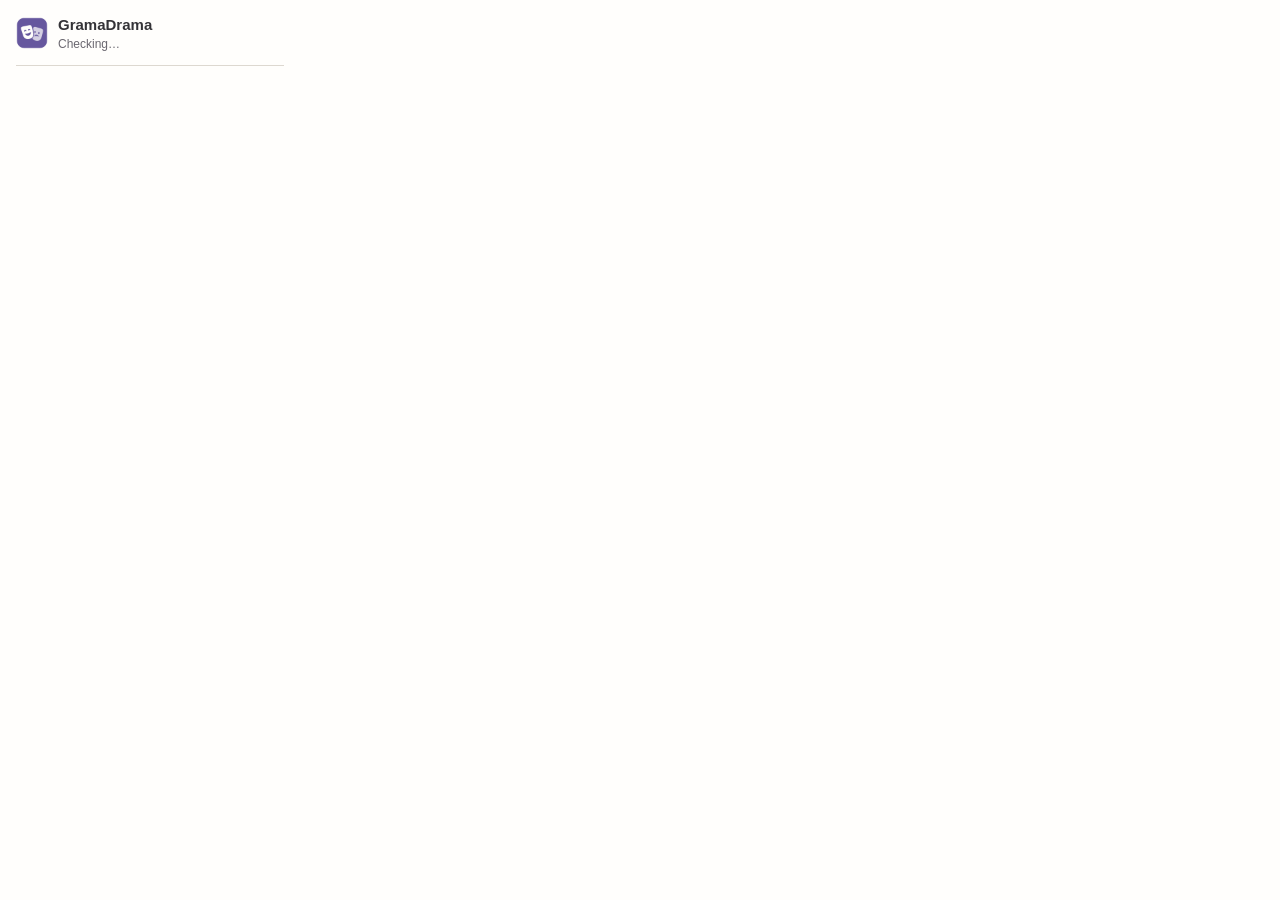
<file: browser/extension/popup.html>
<!doctype html>
<html lang="en">
<head>
<meta charset="utf-8">
<title>GramaDrama</title>
<link rel="stylesheet" href="popup.css">
</head>
<body>
  <header>
    <img src="icons/icon48.png" width="32" height="32" alt="">
    <div>
      <h1>GramaDrama</h1>
      <p id="status" class="status">Checking…</p>
    </div>
  </header>
  <section id="site-row" hidden>
    <label class="toggle">
      <span>
        <strong id="check-site">Check text on this site</strong>
        <small id="site"></small>
      </span>
      <input id="enabled" type="checkbox" role="switch">
    </label>
    <p id="site-note" class="note"></p>
  </section>
  <p id="no-site" class="note" hidden></p>
  <script src="i18n.js"></script>
  <script src="popup.js"></script>
</body>
</html>
</file>
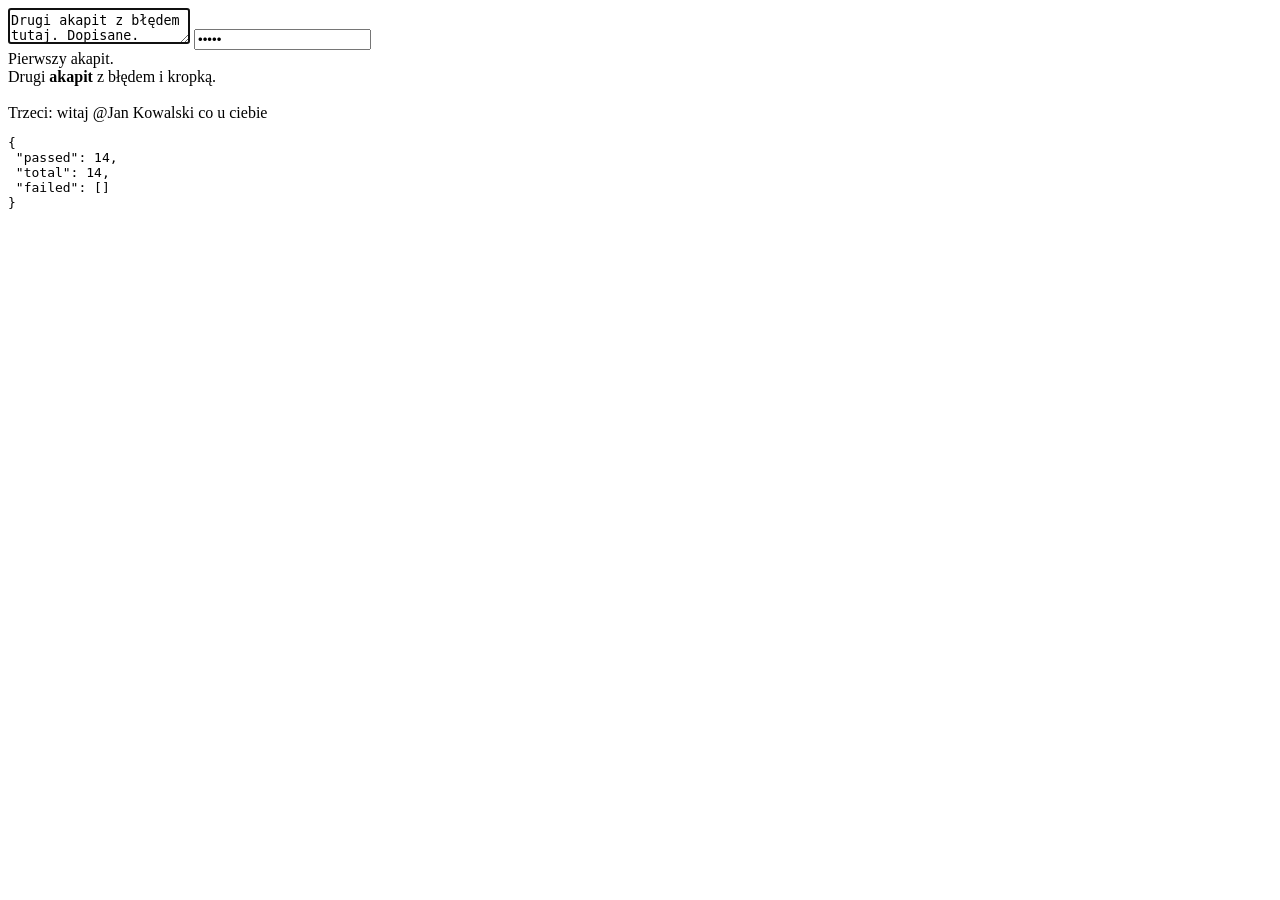
<file: browser/test/harness.html>
<!doctype html>
<meta charset="utf-8">
<title>GramaDrama — test content.js</title>
<!-- Test content.js bez przeglądarki z wtyczką: atrapa `chrome`, prawdziwe pola, wynik w #result (JSON). -->
<body>
<textarea id="plain">Ala ma kota.
Drugi akapit z bledem tutaj.</textarea>
<input id="password" type="password" value="tajne">
<div id="rich" contenteditable="true"><div>Pierwszy akapit.</div><div>Drugi <b>akapit</b> z bledem i kropką.<br></div><div><br></div><div>Trzeci: witaj <span contenteditable="false" class="mention">@Jan Kowalski</span> co u ciebie</div></div>
<pre id="result">…</pre>
<script>
  let listener;
  window.chrome = { runtime: { id: 'test', onMessage: { addListener: (f) => { listener = f; } } } };
</script>
<script src="../extension/content.js"></script>
<script>
  const ask = (request) => new Promise((resolve) => listener({ gramadrama: request, tabId: 1, frameId: 0 }, { id: 'test' }, resolve));
  const results = [];
  const expect = (name, ok, detail) => results.push({ name, ok: Boolean(ok), detail });

  (async () => {
    // Pole zwykłe: odczyt z kursorem w drugiej linii, podmiana słowa, kursor przesunięty o różnicę.
    const plain = document.getElementById('plain');
    plain.focus();
    const caret = plain.value.indexOf('tutaj') + 5;
    plain.setSelectionRange(caret, caret);
    let reply = await ask({ id: '1', op: 'context' });
    expect('plain context', reply.ok && reply.before + reply.after === plain.value && reply.windowStart === 0
      && reply.selectionLocation === caret && reply.shortAfter === true, reply);
    const word = plain.value.indexOf('bledem');
    const line = plain.value.indexOf('Drugi');
    const lineText = 'Drugi akapit z bledem tutaj.';
    reply = await ask({ id: '2', op: 'replace', client: reply.client,
      check: { location: line, length: lineText.length, text: lineText },
      edits: [{ location: word, length: 6, text: 'błędem' }], expected: 'Drugi akapit z błędem tutaj.' });
    expect('plain replace', reply.ok && plain.value.endsWith('z błędem tutaj.') && plain.selectionStart === caret, { reply, value: plain.value, caret: plain.selectionStart });

    // Zmieniony tekst: odmowa bez zapisu.
    reply = await ask({ id: '3', op: 'replace', client: '1:0:1',
      check: { location: 0, length: 3, text: 'Ola' }, edits: [{ location: 0, length: 3, text: 'Ela' }], expected: 'Ela' });
    expect('plain changed refused', !reply.ok && reply.reason === 'changed' && reply.attempted === false, reply);

    // Dyktowanie przy kursorze.
    plain.setSelectionRange(plain.value.length, plain.value.length);
    reply = await ask({ id: '4', op: 'insert', text: ' Dopisane.' });
    expect('plain insert', reply.ok && plain.value.endsWith('tutaj. Dopisane.'), { reply, value: plain.value });

    // Hasło: nie czytamy.
    document.getElementById('password').focus();
    reply = await ask({ id: '5', op: 'context' });
    expect('password refused', !reply.ok && reply.reason === 'secure_input' && reply.before === undefined, reply);

    // contenteditable: bloki, <br>, pusta linia, wyspa wzmianki.
    const rich = document.getElementById('rich');
    rich.focus();
    const second = rich.children[1];
    const textNode = second.childNodes[2]; // " z bledem i kropką."
    getSelection().collapse(textNode, 3);
    reply = await ask({ id: '6', op: 'context' });
    const expectedText = 'Pierwszy akapit.\nDrugi akapit z bledem i kropką.\n\nTrzeci: witaj @Jan Kowalski co u ciebie';
    const full = reply.before + reply.after;
    expect('rich context text', full === expectedText, JSON.stringify(full));
    const caretPos = expectedText.indexOf(' z bledem') + 3;
    expect('rich caret', reply.selectionLocation === caretPos, { got: reply.selectionLocation, want: caretPos });
    const richClient = reply.client;

    const paragraph = 'Drugi akapit z bledem i kropką.';
    const start = expectedText.indexOf(paragraph);
    reply = await ask({ id: '7', op: 'replace', client: richClient,
      check: { location: start, length: paragraph.length, text: paragraph },
      edits: [{ location: start + paragraph.indexOf('bledem'), length: 6, text: 'błędem' }],
      expected: 'Drugi akapit z błędem i kropką.' });
    expect('rich replace', reply.ok && second.textContent === 'Drugi akapit z błędem i kropką.' && second.querySelector('b'),
      { reply, html: second.innerHTML });

    // Poprawka dotykająca wzmianki: odmowa, wzmianka nietknięta.
    const third = 'Trzeci: witaj @Jan Kowalski co u ciebie';
    const thirdStart = (await ask({ id: '8', op: 'context' }));
    const now = thirdStart.before + thirdStart.after;
    const at = now.indexOf(third);
    reply = await ask({ id: '9', op: 'replace', client: richClient,
      check: { location: at, length: third.length, text: third },
      edits: [{ location: at + third.indexOf('Kowalski'), length: 8, text: 'Kowalskim' }],
      expected: third.replace('Kowalski', 'Kowalskim') });
    expect('island refused', !reply.ok && reply.reason === 'not_text' && reply.attempted === false
      && rich.querySelector('.mention').textContent === '@Jan Kowalski', reply);

    // Zaznaczenie w contenteditable.
    const range = document.createRange();
    range.setStart(rich.children[0].firstChild, 0);
    range.setEnd(rich.children[0].firstChild, 8);
    getSelection().removeAllRanges();
    getSelection().addRange(range);
    reply = await ask({ id: '10', op: 'context' });
    expect('rich selection', reply.selected === 'Pierwszy' && reply.selectionLocation === 0 && reply.selectionLength === 8, reply);

    // Sprawdzanie na żywo: tekst, widoczna część pola, prostokąty słów (contenteditable i textarea).
    reply = await ask({ id: '12', op: 'live' });
    const liveText = reply.before + (reply.selected || '') + reply.after;
    expect('live', reply.ok && liveText.startsWith('Pierwszy') && reply.field && reply.field.length === 4
      && reply.geometry && reply.geometry.top === true && reply.caretTopLeft === undefined, reply);
    const at2 = liveText.indexOf('kropką');
    reply = await ask({ id: '13', op: 'rects', client: richClient, ranges: [[at2, 6], [0, 8]] });
    const richBox = rich.getBoundingClientRect();
    const firstRect = reply.words && reply.words[0] && reply.words[0][0];
    expect('rich rects', reply.ok && reply.words.length === 2 && firstRect && firstRect[2] > 10
      && firstRect[1] >= richBox.top && firstRect[1] < richBox.bottom, reply);
    plain.focus();
    const plainClient = (await ask({ id: '14', op: 'context' })).client;
    const plainWord = plain.value.indexOf('akapit');
    reply = await ask({ id: '15', op: 'rects', client: plainClient, ranges: [[plainWord, 6]] });
    const plainBox = plain.getBoundingClientRect();
    const plainRect = reply.words && reply.words[0] && reply.words[0][0];
    expect('plain rects', reply.ok && plainRect && plainRect[2] > 10 && plainRect[0] > plainBox.left
      && plainRect[1] >= plainBox.top && plainRect[1] < plainBox.bottom, { reply, plainBox });
    rich.focus();

    // Inne pole niż to z tokenu.
    plain.focus();
    reply = await ask({ id: '11', op: 'replace', client: richClient, check: { location: 0, length: 1, text: 'P' },
      edits: [], expected: 'P' });
    expect('client changed', !reply.ok && reply.reason === 'client_changed', reply);

    const failed = results.filter((r) => !r.ok);
    document.getElementById('result').textContent = JSON.stringify({ passed: results.length - failed.length, total: results.length, failed }, null, 1);
    document.title = failed.length ? 'FAIL' : 'PASS';
  })();
</script>
</body>
</file>
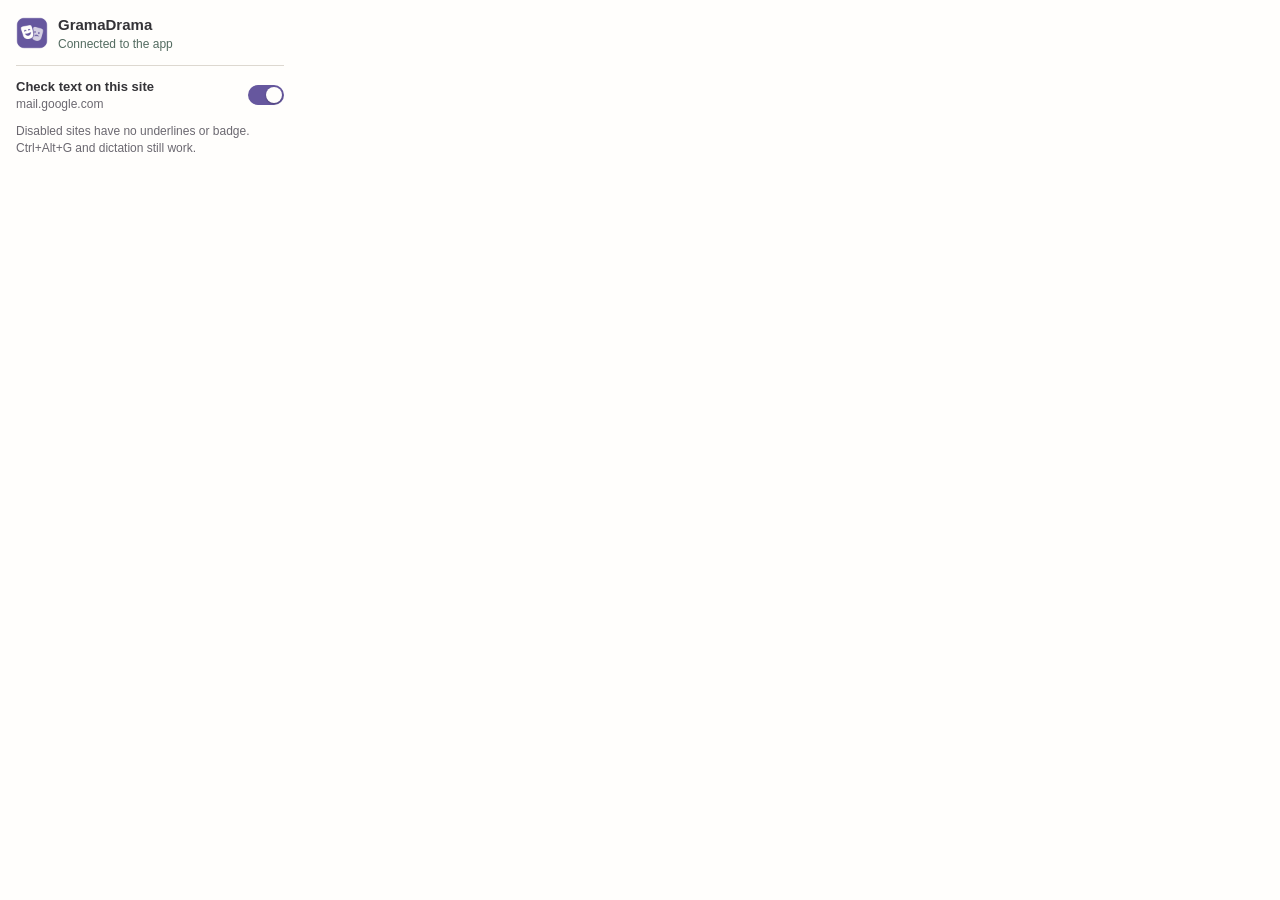
<file: browser/test/popup-preview.html>
<!doctype html>
<meta charset="utf-8">
<title>GramaDrama — podgląd okienka</title>
<!-- Podgląd popup.html bez wtyczki: atrapa chrome.runtime, stan z parametrów (?connected=0&site=&disabled=1). -->
<link rel="stylesheet" href="../extension/popup.css">
<body>
<script>
  const params = new URLSearchParams(location.search);
  let disabled = params.get('disabled') === '1';
  const state = () => ({ connected: params.get('connected') !== '0', site: params.has('site') ? params.get('site') : 'mail.google.com', disabled });
  window.chrome = { runtime: {
    getURL: (name) => `../extension/${name}`,
    sendMessage: async (message) => {
      if (message.popup === 'toggle') disabled = message.disabled;
      return state();
    },
  } };
  fetch('../extension/popup.html').then((r) => r.text()).then((html) => {
    const doc = new DOMParser().parseFromString(html.replaceAll('icons/', '../extension/icons/'), 'text/html');
    document.body.innerHTML = [...doc.body.children].filter((e) => e.tagName !== 'SCRIPT').map((e) => e.outerHTML).join('');
    // i18n.js (GramaUI) before popup.js, as in popup.html.
    const load = (name) => new Promise((resolve) => {
      const script = document.createElement('script');
      script.src = `../extension/${name}`;
      script.onload = resolve;
      document.body.appendChild(script);
    });
    load('i18n.js').then(() => load('popup.js'));
  });
</script>
</body>
</file>
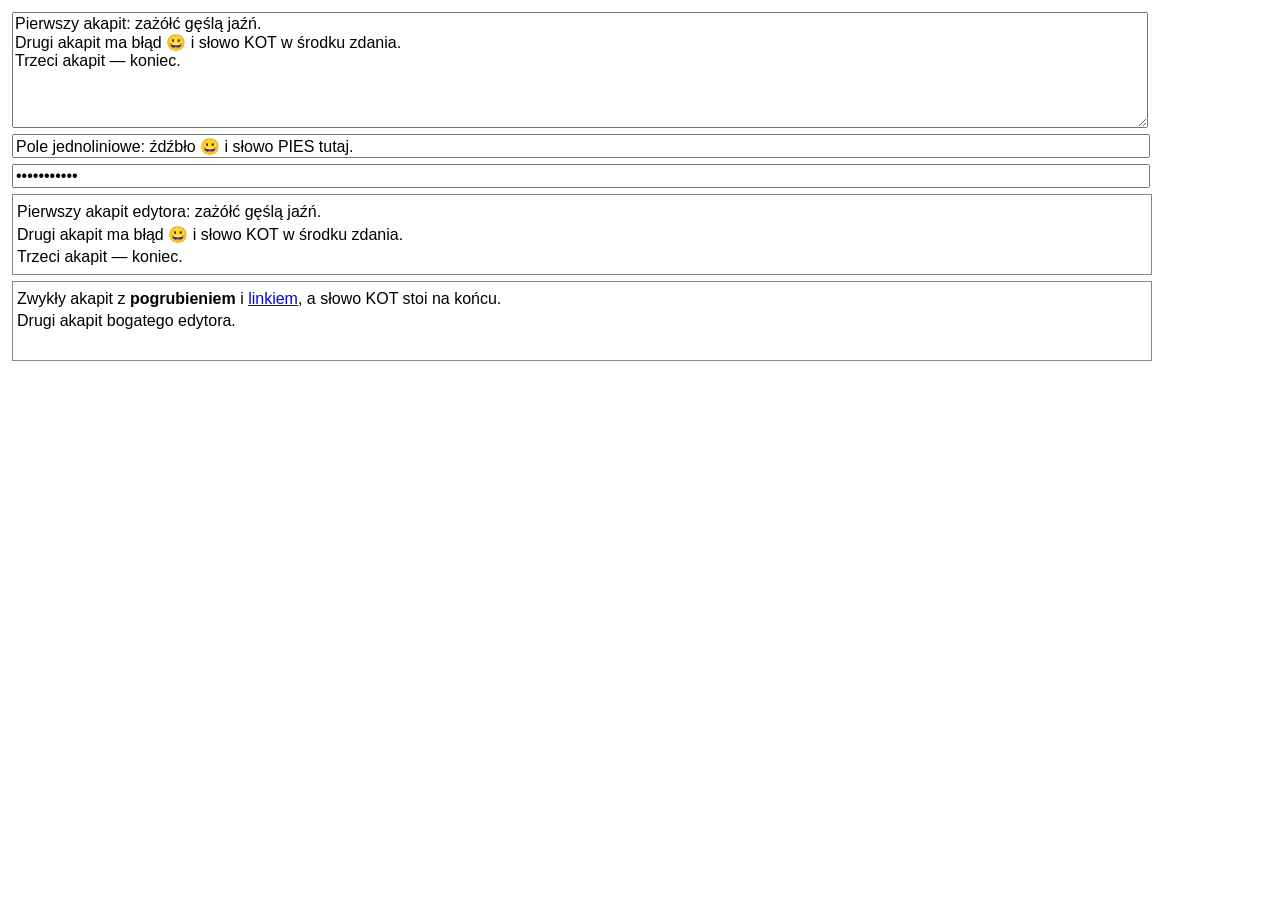
<file: linux/tests/session/fixture.html>
<!doctype html>
<html lang="pl"><head><meta charset="utf-8"><title>GD fixture</title>
<style>
body{font:16px sans-serif;margin:12px}
textarea,input,div[contenteditable]{display:block;width:90%;margin:6px 0;font:16px sans-serif}
textarea{height:110px} div[contenteditable]{border:1px solid #888;min-height:70px;padding:4px}
p{margin:4px 0}
</style></head>
<body>
<textarea id="ta"></textarea>
<input id="in" type="text">
<input id="pw" type="password">
<div id="ce" contenteditable="true"></div>
<div id="rich" contenteditable="true"></div>
<script>
// Ground truth for the isolated-session harness. Every event is console.logged as
// "GDLOG <json>" (pure ASCII: non-ASCII is \u-escaped) and read from Chrome's stderr
// (--enable-logging=stderr). 'input' events carry the state of ALL fields (values,
// selections, innerHTML); keydown/keyup carry key names. Offsets are Unicode code points
// (like IBus surrounding text; an emoji counts as 1).
// Keyboard macros (F-keys pass through the input method):
//   F9 reset all fields      Shift+F9 long text (60 paragraphs) in ta, caret in paragraph 30
//   F10 dump all fields      F2/F3 select 'KOT' / caret before 'słowo' in ta
//   F4/F5 same in in         F6 focus pw (caret at 3)
//   F7/F8 same in ce (2nd paragraph)   Shift+F2/Shift+F3 same in rich (1st paragraph)
//   Shift+F4 caret at the end of ta    Shift+F6 caret at the end of in
//   Shift+F7 geometry: client rects of test words (for pointer tests; mousedown/mouseup
//            are logged with client coordinates, so one click calibrates screen offsets)
// URL hash '#focus=ID' focuses a field at load with the caret at its end.
const TA = 'Pierwszy akapit: zażółć gęślą jaźń.\nDrugi akapit ma błąd 😀 i słowo KOT w środku zdania.\nTrzeci akapit — koniec.';
const IN = 'Pole jednoliniowe: źdźbło 😀 i słowo PIES tutaj.';
const PW = 'tajneHasło1';
const CE = ['Pierwszy akapit edytora: zażółć gęślą jaźń.', 'Drugi akapit ma błąd 😀 i słowo KOT w środku zdania.', 'Trzeci akapit — koniec.'];
const RICH = '<p>Zwykły akapit z <b>pogrubieniem</b> i <a href="https://example.invalid/">linkiem</a>, a słowo KOT stoi na końcu.</p><p>Drugi akapit bogatego edytora.</p>';
const $ = id => document.getElementById(id);
const FIELDS = ['ta', 'in', 'pw', 'ce', 'rich'];

function ascii(s) { return s.replace(/[\u007f-￿]/g, c => '\\u' + ('000' + c.charCodeAt(0).toString(16)).slice(-4)); }
function emit(obj) { obj.t = Date.now(); console.log('GDLOG ' + ascii(JSON.stringify(obj))); }
function blocks(el) { return [...el.children]; }
function cplen(s) { return Array.from(s).length; }
function ceText(el) { return blocks(el).map(p => p.textContent).join('\n'); }
function ceOffset(el, node, offset) {
  const ps = blocks(el);
  let base = 0;
  for (const p of ps) {
    if (p === node || p.contains(node)) {
      const r = document.createRange(); r.selectNodeContents(p); r.setEnd(node, offset);
      return base + cplen(r.toString());
    }
    base += cplen(p.textContent) + 1;
  }
  return node === el ? ps.slice(0, offset).reduce((n, p) => n + cplen(p.textContent) + 1, 0) : null;
}
function snap(el) {
  if (el.isContentEditable) {
    const s = getSelection(), inside = s.rangeCount && el.contains(s.anchorNode);
    return {text: ceText(el), html: el.innerHTML,
            sel: inside ? [ceOffset(el, s.anchorNode, s.anchorOffset), ceOffset(el, s.focusNode, s.focusOffset)] : null};
  }
  const v = el.value;
  return {text: v, sel: [cplen(v.slice(0, el.selectionStart)), cplen(v.slice(0, el.selectionEnd)), el.selectionDirection]};
}
function state() { const st = {active: document.activeElement && document.activeElement.id}; for (const id of FIELDS) st[id] = snap($(id)); return st; }
function out(ev, el, extra) { emit(Object.assign({ev, id: el.id}, snap(el), extra || {})); }
function reset() {
  $('ta').value = TA; $('in').value = IN; $('pw').value = PW;
  $('ce').innerHTML = CE.map(t => '<p>' + t + '</p>').join('');
  $('rich').innerHTML = RICH;
}
function selWord(el, word) { const i = el.value.indexOf(word); el.focus(); el.setSelectionRange(i, i + word.length); }
function caretAt(el, word) { const i = word === null ? el.value.length : el.value.indexOf(word); el.focus(); el.setSelectionRange(i, i); }
function ceRange(el, pIdx, word, collapse) {
  const p = blocks(el)[pIdx], walker = document.createTreeWalker(p, NodeFilter.SHOW_TEXT);
  let tn; while ((tn = walker.nextNode()) && tn.textContent.indexOf(word) < 0);
  const i = tn.textContent.indexOf(word);
  el.focus();
  const r = document.createRange(); r.setStart(tn, i); r.setEnd(tn, collapse ? i : i + word.length);
  const s = getSelection(); s.removeAllRanges(); s.addRange(r);
}
function rect(r) { return {x: r.left, y: r.top, w: r.width, h: r.height}; }
function ceWordRect(el, pIdx, word) {
  const p = blocks(el)[pIdx], walker = document.createTreeWalker(p, NodeFilter.SHOW_TEXT);
  let tn; while ((tn = walker.nextNode()) && tn.textContent.indexOf(word) < 0);
  const i = tn.textContent.indexOf(word), r = document.createRange();
  r.setStart(tn, i); r.setEnd(tn, i + word.length);
  return rect(r.getBoundingClientRect());
}
function taWordRect(ta, word) {
  // Mirror element with the textarea's text metrics; the span marks the word.
  const cs = getComputedStyle(ta), m = document.createElement('div'), sp = document.createElement('span');
  for (const k of ['boxSizing', 'width', 'fontFamily', 'fontSize', 'fontWeight', 'fontStyle', 'letterSpacing', 'wordSpacing',
                   'lineHeight', 'textIndent', 'tabSize', 'paddingTop', 'paddingRight', 'paddingBottom', 'paddingLeft',
                   'borderTopWidth', 'borderRightWidth', 'borderBottomWidth', 'borderLeftWidth', 'borderStyle']) m.style[k] = cs[k];
  Object.assign(m.style, {position: 'absolute', left: '0', top: '0', visibility: 'hidden', whiteSpace: 'pre-wrap', overflowWrap: 'break-word'});
  const i = ta.value.indexOf(word);
  m.appendChild(document.createTextNode(ta.value.slice(0, i))); sp.textContent = word; m.appendChild(sp);
  m.appendChild(document.createTextNode(ta.value.slice(i + word.length)));
  document.body.appendChild(m);
  const r = ta.getBoundingClientRect(), mr = m.getBoundingClientRect(), sr = sp.getBoundingClientRect();
  m.remove();
  return {x: r.left + sr.left - mr.left - ta.scrollLeft, y: r.top + sr.top - mr.top - ta.scrollTop, w: sr.width, h: sr.height};
}
function geometry() {
  return {ce: {KOT: ceWordRect($('ce'), 1, 'KOT'), 'słowo': ceWordRect($('ce'), 1, 'słowo'), Pierwszy: ceWordRect($('ce'), 0, 'Pierwszy')},
          rich: {KOT: ceWordRect($('rich'), 0, 'KOT'), 'słowo': ceWordRect($('rich'), 0, 'słowo')},
          ta: {KOT: taWordRect($('ta'), 'KOT'), 'słowo': taWordRect($('ta'), 'słowo'), Pierwszy: taWordRect($('ta'), 'Pierwszy')},
          fields: Object.fromEntries(FIELDS.map(id => [id, rect($(id).getBoundingClientRect())])),
          inner: [innerWidth, innerHeight], dpr: devicePixelRatio};
}
function longText() {
  const ps = []; for (let i = 0; i < 60; i++) ps.push('Akapit ' + i + ': zażółć gęślą jaźń 😀 — to jest dość długi akapit testowy numer ' + i + '.');
  $('ta').value = ps.join('\n'); const i = $('ta').value.indexOf('Akapit 30:') + 20;
  $('ta').focus(); $('ta').setSelectionRange(i, i);
}
reset();
for (const id of FIELDS) {
  const el = $(id);
  el.addEventListener('beforeinput', e => emit({ev: 'beforeinput', id, inputType: e.inputType, data: e.data, isComposing: e.isComposing}));
  el.addEventListener('input', e => emit({ev: 'input', id, inputType: e.inputType, data: e.data, isComposing: e.isComposing, state: state()}));
  for (const t of ['compositionstart', 'compositionupdate', 'compositionend']) el.addEventListener(t, e => out(t, el, {data: e.data}));
  el.addEventListener('focus', () => out('focus', el));
  el.addEventListener('blur', () => emit({ev: 'blur', id}));
}
const MACROS = {
  F2: () => selWord($('ta'), 'KOT'), F3: () => caretAt($('ta'), 'słowo'),
  F4: () => selWord($('in'), 'PIES'), F5: () => caretAt($('in'), 'słowo'),
  F6: () => { $('pw').focus(); $('pw').setSelectionRange(3, 3); },
  F7: () => ceRange($('ce'), 1, 'KOT', false), F8: () => ceRange($('ce'), 1, 'słowo', true),
  F9: () => { reset(); emit({ev: 'reset', state: state()}); },
  F10: () => emit({ev: 'dump', state: state()}),
  'S-F2': () => ceRange($('rich'), 0, 'KOT', false), 'S-F3': () => ceRange($('rich'), 0, 'słowo', true),
  'S-F4': () => caretAt($('ta'), null), 'S-F6': () => caretAt($('in'), null),
  'S-F9': longText,
  'S-F7': () => emit({ev: 'geom', geom: geometry()}),
};
function keyInfo(e) {
  return {id: document.activeElement && document.activeElement.id, key: e.key, code: e.code, keyCode: e.keyCode,
          ctrl: e.ctrlKey, alt: e.altKey, shift: e.shiftKey, meta: e.metaKey, altGraph: e.getModifierState('AltGraph'),
          repeat: e.repeat, isComposing: e.isComposing};
}
document.addEventListener('keydown', e => {
  emit(Object.assign({ev: 'keydown'}, keyInfo(e)));
  const name = (e.shiftKey ? 'S-' : '') + e.key, act = /^F\d+$/.test(e.key) && MACROS[name];
  if (act) {
    e.preventDefault(); act();
    setTimeout(() => emit({ev: 'macro', macro: name, state: state()}), 30);
  }
}, true);
document.addEventListener('keyup', e => emit(Object.assign({ev: 'keyup'}, keyInfo(e))), true);
for (const t of ['mousedown', 'mouseup'])
  document.addEventListener(t, e => emit({ev: t, x: e.clientX, y: e.clientY, detail: e.detail,
                                          target: e.target && e.target.id}), true);
document.addEventListener('selectionchange', () => {
  const a = document.activeElement;
  if (a && FIELDS.includes(a.id)) emit(Object.assign({ev: 'selectionchange', id: a.id}, {sel: snap(a).sel}));
});
const m = /focus=(\w+)/.exec(location.hash);
if (m && $(m[1])) {
  const el = $(m[1]); el.focus();
  if (el.isContentEditable) { const r = document.createRange(); r.selectNodeContents(el); r.collapse(false); getSelection().removeAllRanges(); getSelection().addRange(r); }
  else el.setSelectionRange(el.value.length, el.value.length);
}
emit({ev: 'loaded', state: state()});
</script>
</body></html>
</file>
<file: browser/extension/popup.css>
/* Kolory marki (branding/BRAND.md), jak w aplikacji na Macu i na Linuksie: lawenda — akcje (przełącznik,
   focus), szałwia — „działa”, róż — błąd aplikacji; ciepłe neutralne tła. */
:root {
  --lavender: #66579E;
  /* Tło przełącznika z jasną gałką: ta sama lawenda w obu trybach, jak akcent okna na Linuksie. */
  --lavender-fill: #66579E;
  --sage: #536B60;
  --rose: #9E3446;
  --bg: #FFFEFC;
  --fg: #343337;
  --muted: #6B6870;
  --line: #DDD8D0;
  --track: #8E8992;
  --knob: #FFFEFC;
  color-scheme: light dark;
}
@media (prefers-color-scheme: dark) {
  :root {
    --lavender: #BCB0EC;
    --sage: #ADC8B5;
    --rose: #F2A7AE;
    --bg: #242827;
    --fg: #F1EEE8;
    --muted: #B9BDB8;
    --line: #505852;
    --track: #7A847C;
  }
}
* { box-sizing: border-box; }
body {
  width: 300px;
  margin: 0;
  padding: 14px 16px 16px;
  font: 13px/1.4 -apple-system, BlinkMacSystemFont, "Segoe UI", sans-serif;
  background: var(--bg);
  color: var(--fg);
}
header { display: flex; gap: 10px; align-items: center; padding-bottom: 12px; border-bottom: 1px solid var(--line); }
h1 { margin: 0; font-size: 15px; font-weight: 700; }
.status { margin: 1px 0 0; font-size: 12px; color: var(--muted); }
.status.ok { color: var(--sage); }
.status.off { color: var(--rose); }
section { padding-top: 12px; }
.toggle { display: flex; align-items: center; justify-content: space-between; gap: 12px; cursor: pointer; }
.toggle span { display: flex; flex-direction: column; min-width: 0; }
.toggle small { color: var(--muted); font-size: 12px; overflow: hidden; text-overflow: ellipsis; white-space: nowrap; }
.note { margin: 10px 0 0; font-size: 12px; color: var(--muted); }
input[type="checkbox"] {
  appearance: none;
  flex: none;
  width: 36px;
  height: 20px;
  margin: 0;
  border-radius: 10px;
  background: var(--track);
  position: relative;
  cursor: pointer;
  transition: background 0.15s;
}
input[type="checkbox"]::after {
  content: "";
  position: absolute;
  top: 2px;
  left: 2px;
  width: 16px;
  height: 16px;
  border-radius: 50%;
  background: var(--knob);
  box-shadow: 0 1px 2px rgba(0, 0, 0, 0.25);
  transition: transform 0.15s;
}
input[type="checkbox"]:checked { background: var(--lavender-fill); }
input[type="checkbox"]:checked::after { transform: translateX(16px); }
input[type="checkbox"]:disabled { opacity: 0.5; cursor: default; }
input[type="checkbox"]:focus-visible { outline: 2px solid var(--lavender); outline-offset: 2px; }
</file>
